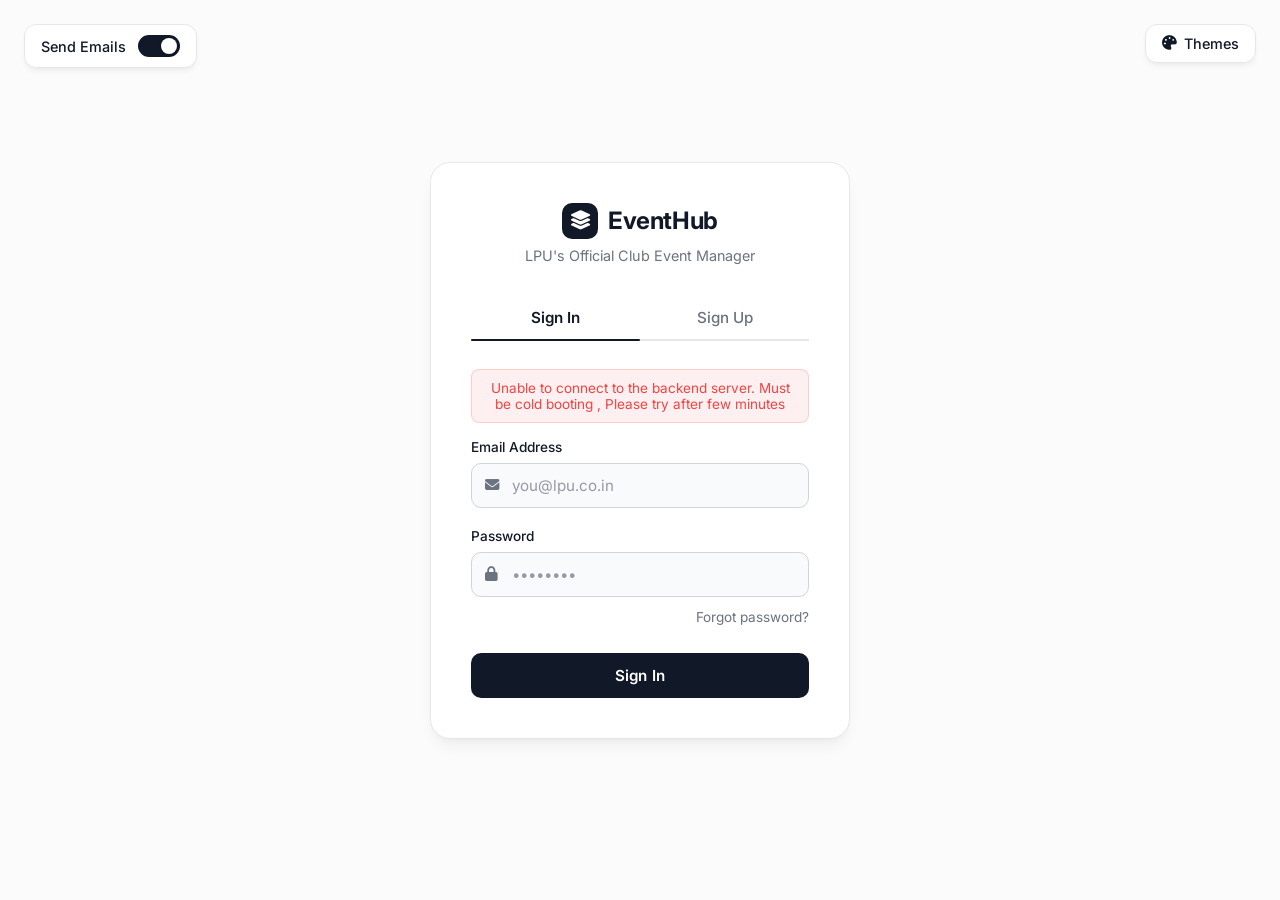
<file: frontend/index.html>
<!-- add Themes  -->

<!DOCTYPE html>
<html lang="en" data-theme="light">
<head>
    <meta charset="UTF-8">
    <meta name="viewport" content="width=device-width, initial-scale=1.0">
    <title>EventHub - Portal</title>
    <link rel="stylesheet" href="https://cdnjs.cloudflare.com/ajax/libs/font-awesome/6.4.0/css/all.min.css">
    <link rel="preconnect" href="https://fonts.googleapis.com">
    <link rel="preconnect" href="https://fonts.gstatic.com" crossorigin>
    <link href="https://fonts.googleapis.com/css2?family=Inter:wght@400;500;600;700&display=swap" rel="stylesheet">
    <link href="index.css" rel="stylesheet">
</head>
<body>
    <!-- EMAIL TOGGLE -->
    <div class="email-toggle-container">
        <span class="toggle-label">Send Emails</span>
        <label class="switch">
            <input type="checkbox" id="emailToggleBtn">
            <span class="slider round"></span>
        </label>
    </div>
    <!-- THEME SELECTOR HTML -->
    <button class="theme-selector" id="themeSelectorBtn">
        <i class="fas fa-palette"></i> Themes
    </button>
    <div class="theme-options" id="themeOptions">
        <button class="theme-option active" data-theme="light">Minimalist Light</button>
        <button class="theme-option" data-theme="dark" style="filter: invert(100%);">Deep Slate Dark</button>
        <button class="theme-option" data-theme="ocean">Ocean Blue</button>
        <button class="theme-option" data-theme="forest">Forest Green</button>
        <button class="theme-option" data-theme="sunset">Sunset Orange</button>
    </div>

    <div class="auth-container">
        <!-- Header -->
        <div class="auth-header">
            <div class="logo">
                <i class="fas fa-layer-group"></i>
                <span>EventHub</span>
            </div>
            <p class="subtitle">LPU's Official Club Event Manager</p>
        </div>

        <!-- Tabs -->
        <div class="tabs-container">
            <div class="tabs">
                <button class="tab-btn active" data-tab="login" onclick="switchTab('login')">Sign In</button>
                <button class="tab-btn" data-tab="signup" onclick="switchTab('signup')">Sign Up</button>
                <span class="indicator"></span>
            </div>
        </div>

        <!-- Login Form -->
        <form id="login-form" class="form-view active" onsubmit="handleLogin(event)">
            <!-- Specific Error Container for Login -->
            <div id="login-error-message" class="error-msg"></div>
            
            <div class="input-group">
                <label for="login-email">Email Address</label>
                <div class="input-wrapper">
                    <i class="fas fa-envelope input-icon"></i>
                    <input type="email" id="login-email" placeholder="you@lpu.co.in" required>
                </div>
            </div>
            <div class="input-group">
                <label for="login-password">Password</label>
                <div class="input-wrapper">
                    <i class="fas fa-lock input-icon"></i>
                    <input type="password" id="login-password" placeholder="••••••••" required>
                </div>
            </div>
            <a href="#" class="alt-action forgot-pass">Forgot password?</a>
            <button type="submit" class="submit-btn">Sign In</button>
        </form>

        <!-- Signup Form -->
        <form id="signup-form" class="form-view" onsubmit="handleSignup(event)">
            <!-- Specific Error Container for Signup -->
            <div id="signup-error-message" class="error-msg"></div>

            <div class="input-group">
                <label for="signup-role">Account Role</label>
                <div class="input-wrapper">
                    <i class="fas fa-user-tag input-icon"></i>
                    <select id="signup-role" required>
                        <option value="" disabled selected>Select your role</option>
                        <option value="student">Student</option>
                        <option value="admin">Club Admin</option>
                        <option value="coordinator">Student Affairs Coordinator</option>
                    </select>
                </div>
            </div>
            <div class="input-group">
                <label for="signup-name">Full Name</label>
                <div class="input-wrapper">
                    <i class="fas fa-user input-icon"></i>
                    <input type="text" id="signup-name" placeholder="Alex Student" required>
                </div>
            </div>
            <div class="input-group">
                <label for="signup-email">Email Address</label>
                <div class="input-wrapper">
                    <i class="fas fa-envelope input-icon"></i>
                    <input type="email" id="signup-email" placeholder="you@lpu.co.in" required>
                </div>
            </div>
            <div class="input-group">
                <label for="signup-password">Create Password</label>
                <div class="input-wrapper">
                    <i class="fas fa-lock input-icon"></i>
                    <input type="password" id="signup-password" placeholder="Min 6 characters" required>
                </div>
            </div>
            <button type="submit" class="submit-btn">Create Account</button>
        </form>
    </div>

    <!-- Forgot Password Overlay -->
    <div id="forgot-overlay" class="otp-overlay hidden">
        <div class="otp-modal">
            <h2 id="forgot-title">Reset Password</h2>
            <p class="subtitle" id="forgot-subtitle">Enter your email to receive a reset code.</p>
            
            <div id="forgot-error-message" class="error-msg"></div>
            
            <!-- Step 1: Email -->
            <div id="forgot-step1">
                <div class="input-group" style="text-align: left;">
                    <label for="forgot-email">Email Address</label>
                    <div class="input-wrapper">
                        <i class="fas fa-envelope input-icon"></i>
                        <input type="email" id="forgot-email" placeholder="you@lpu.co.in" required>
                    </div>
                </div>
                <button type="button" class="submit-btn" onclick="sendForgotOtp()">Send OTP</button>
            </div>

            <!-- Step 2: OTP & New Password -->
            <div id="forgot-step2" style="display: none;">
                <div class="input-group" style="text-align: left;">
                    <label for="forgot-otp">Enter OTP</label>
                    <div class="input-wrapper">
                        <i class="fas fa-key input-icon"></i>
                        <input type="text" id="forgot-otp" placeholder="123456" maxlength="6" required>
                    </div>
                </div>
                <div class="input-group" style="text-align: left;">
                    <label for="forgot-new-password">New Password</label>
                    <div class="input-wrapper">
                        <i class="fas fa-lock input-icon"></i>
                        <input type="password" id="forgot-new-password" placeholder="Min 6 characters" required>
                    </div>
                </div>
                <button type="button" class="submit-btn" onclick="resetPassword()">Reset Password</button>
            </div>

            <button type="button" class="alt-action" style="text-align: center; margin-top: 16px; display: block; cursor: pointer; background: none; border: none; font-family: inherit;" onclick="closeForgotOverlay()">Cancel</button>
        </div>
    </div>

    <!-- OTP Verification Overlay -->
    <div id="otp-overlay" class="otp-overlay hidden">
        <div class="otp-modal">
            <h2>Verify Your Email</h2>
            <p class="subtitle">We've sent a 6-digit OTP to your email address.</p>
            
            <!-- Specific Error Container for OTP -->
            <div id="otp-error-message" class="error-msg"></div>
            
            <div class="input-group" style="text-align: left;">
                <label for="otp-input">Enter OTP</label>
                <div class="input-wrapper">
                    <i class="fas fa-key input-icon"></i>
                    <input type="text" id="otp-input" placeholder="123456" maxlength="6" required>
                </div>
            </div>
            <button type="button" class="submit-btn" onclick="verifyOtp()">Verify & Activate</button>
            <button type="button" class="alt-action" style="text-align: center; margin-top: 16px; display: block; cursor: pointer; background: none; border: none; font-family: inherit;" onclick="closeOtpOverlay()">Cancel</button>
        </div>
    </div>


    <script src="config.js"></script>
    <script src="index.js"></script>
</body>
</html>
</file>
<file: frontend/index.css>
/* =========================================
   SETUP AND VARIABLES
   ========================================= */
:root {
    /* Light Theme (Minimalist Monochrome) */
    --bg-color: #fbfbfb;
    --card-bg: #ffffff;
    --text-main: #111827;
    --text-muted: #6b7280;
    --border-color: #e5e7eb;
    --input-bg: #f9fafb;
    --input-border: #d1d5db;
    --primary-color: #111827;
    --primary-hover: #374151;
    --btn-text: #ffffff;
    --shadow-sm: 0 1px 2px 0 rgba(0, 0, 0, 0.05);
    --shadow-md: 0 4px 6px -1px rgba(0, 0, 0, 0.05), 0 2px 4px -1px rgba(0, 0, 0, 0.03);
    --shadow-lg: 0 10px 15px -3px rgba(0, 0, 0, 0.05), 0 4px 6px -2px rgba(0, 0, 0, 0.025);
    --error-color: #ef4444;
    --focus-ring: rgba(17, 24, 39, 0.1);
}

/* =========================================
ADDITIONAL THEMES
========================================= */


[data-theme="ocean"] {
    --bg-color: #f0f9ff; --card-bg: #ffffff; --text-main: #0c4a6e; --text-muted: #0284c7;

    --border-color: #bae6fd; --input-bg: #e0f2fe; --input-border: #7dd3fc;
    --primary-color: #0284c7; --primary-hover: #0369a1; --btn-text: #ffffff;
    --shadow-sm: 0 1px 2px 0 rgba(2, 132, 199, 0.05);
    --shadow-md: 0 4px 6px -1px rgba(2, 132, 199, 0.1), 0 2px 4px -1px rgba(2, 132, 199, 0.06);
    --shadow-lg: 0 10px 15px -3px rgba(2, 132, 199, 0.1), 0 4px 6px -2px rgba(2, 132, 199, 0.05);
    --error-color: #ef4444; --focus-ring: rgba(2, 132, 199, 0.2);
}

[data-theme="forest"] {
    --bg-color: #f0fdf4; --card-bg: #ffffff; --text-main: #14532d; --text-muted: #16a34a;
    --border-color: #bbf7d0; --input-bg: #dcfce7; --input-border: #86efac;
    --primary-color: #16a34a; --primary-hover: #15803d; --btn-text: #ffffff;
    --shadow-sm: 0 1px 2px 0 rgba(22, 163, 74, 0.05);
    --shadow-md: 0 4px 6px -1px rgba(22, 163, 74, 0.1), 0 2px 4px -1px rgba(22, 163, 74, 0.06);
    --shadow-lg: 0 10px 15px -3px rgba(22, 163, 74, 0.1), 0 4px 6px -2px rgba(22, 163, 74, 0.05);
    --error-color: #ef4444; --focus-ring: rgba(22, 163, 74, 0.2);
}

[data-theme="sunset"] {
    --bg-color: #fff7ed; --card-bg: #ffffff; --text-main: #7c2d12; --text-muted: #ea580c;
    --border-color: #fed7aa; --input-bg: #ffedd5; --input-border: #fdba74;
    --primary-color: #ea580c; --primary-hover: #c2410c; --btn-text: #ffffff;
    --shadow-sm: 0 1px 2px 0 rgba(234, 88, 12, 0.05);
    --shadow-md: 0 4px 6px -1px rgba(234, 88, 12, 0.1), 0 2px 4px -1px rgba(234, 88, 12, 0.06);
    --shadow-lg: 0 10px 15px -3px rgba(234, 88, 12, 0.1), 0 4px 6px -2px rgba(234, 88, 12, 0.05);
    --error-color: #ef4444; --focus-ring: rgba(234, 88, 12, 0.2);
}

[data-theme="dark"] {
    /* Dark Theme (Deep Slate) */
    --bg-color: #0f172a; 
    --card-bg: #1e293b; 
    --text-main: #f8fafc;
    --text-muted: #94a3b8;
    --border-color: #334155;
    --input-bg: #0f172a;
    --input-border: #475569;
    --primary-color: #f8fafc;
    --primary-hover: #cbd5e1;
    --btn-text: #0f172a;
    --shadow-sm: 0 1px 2px 0 rgba(0, 0, 0, 0.2);
    --shadow-md: 0 4px 6px -1px rgba(0, 0, 0, 0.3), 0 2px 4px -1px rgba(0, 0, 0, 0.2);
    --shadow-lg: 0 10px 15px -3px rgba(0, 0, 0, 0.3), 0 4px 6px -2px rgba(0, 0, 0, 0.15);
    --error-color: #f87171;
    --focus-ring: rgba(248, 250, 252, 0.15);
}

/* =========================================
   BASE & RESET
   ========================================= */
* { box-sizing: border-box; margin: 0; padding: 0; }

body {
    font-family: 'Inter', -apple-system, BlinkMacSystemFont, "Segoe UI", Roboto, Helvetica, Arial, sans-serif;
    background-color: var(--bg-color);
    color: var(--text-main);
    display: flex;
    justify-content: center;
    align-items: center;
    min-height: 100vh;
    transition: background-color 0.4s ease, color 0.4s ease;
    padding: 20px;
    position: relative;
}

/* --- FLOATING EMAIL TOGGLE (Matches Theme Selector exactly) --- */
.email-toggle-container {
    position: fixed;
    top: 24px;
    left: 24px;
    background: var(--card-bg);
    border: 1px solid var(--border-color);
    color: var(--text-main);
    padding: 10px 16px;
    border-radius: 12px;
    display: flex;
    align-items: center;
    gap: 12px;
    cursor: pointer;
    box-shadow: var(--shadow-md);
    transition: all 0.3s cubic-bezier(0.4, 0, 0.2, 1);
    z-index: 100;
    font-size: 0.9rem;
    font-family: inherit;
    font-weight: 500;
}
.email-toggle-container:hover {
    transform: translateY(-2px);
    box-shadow: var(--shadow-lg);
    border-color: var(--text-muted);
}

.toggle-label { 
    font-size: 0.9rem; 
    font-weight: 500; 
    user-select: none; 
    color: var(--text-main);
}

/* Switch styling updated to use your theme variables */
.switch { position: relative; display: inline-block; width: 42px; height: 22px; }
.switch input { opacity: 0; width: 0; height: 0; }
.slider { 
    position: absolute; cursor: pointer; top: 0; left: 0; right: 0; bottom: 0; 
    background-color: var(--input-border); 
    transition: .4s; border-radius: 22px; 
}
.slider:before { 
    position: absolute; content: ""; height: 16px; width: 16px; left: 3px; bottom: 3px; 
    background-color: var(--card-bg); 
    transition: .4s; border-radius: 50%; 
    box-shadow: 0 1px 3px rgba(0,0,0,0.2); 
}
input:checked + .slider { background-color: var(--primary-color); }
input:checked + .slider:before { transform: translateX(20px); }





/* =========================================
THEME SELECTOR (Replaces .theme-toggle)
========================================= */
.theme-selector {
    position: fixed;
    top: 24px;
    right: 24px;
    background: var(--card-bg);
    border: 1px solid var(--border-color);
    color: var(--text-main);
    padding: 10px 16px;
    border-radius: 12px;
    display: flex;
    align-items: center;
    gap: 8px;
    cursor: pointer;
    box-shadow: var(--shadow-md);
    transition: all 0.3s cubic-bezier(0.4, 0, 0.2, 1);
    z-index: 100;
    font-size: 0.9rem;
    font-family: inherit;
    font-weight: 500;
}
.theme-selector:hover {
    transform: translateY(-2px);
    box-shadow: var(--shadow-lg);
    border-color: var(--text-muted);
}
.theme-options {
    position: fixed;
    top: 80px;
    right: 24px;
    background: var(--card-bg);
    border: 1px solid var(--border-color);
    border-radius: 12px;
    box-shadow: var(--shadow-lg);
    padding: 8px;
    display: none;
    flex-direction: column;
    gap: 4px;
    z-index: 101;
    min-width: 180px;
}
.theme-options.active {
    display: flex;
    animation: fadeSlideUp 0.3s ease forwards;
}
.theme-option {
    padding: 10px 14px;
    border: none;
    background: none;
    color: var(--text-main);
    text-align: left;
    border-radius: 8px;
    cursor: pointer;
    font-family: inherit;
    font-size: 0.9rem;
    transition: background 0.2s;
}
.theme-option:hover { background: var(--input-bg); }
.theme-option.active {
    background: var(--primary-color);
    color: var(--btn-text);
}

/* =========================================
   MAIN CONTAINER
   ========================================= */
.auth-container {
    background-color: var(--card-bg);
    width: 100%;
    max-width: 420px;
    padding: 40px;
    border-radius: 20px;
    border: 1px solid var(--border-color);
    box-shadow: var(--shadow-lg);
    position: relative;
    transition: background-color 0.4s ease, border-color 0.4s ease, box-shadow 0.4s ease;
}

.auth-header { text-align: center; margin-bottom: 32px; }

.logo {
    display: flex;
    align-items: center;
    justify-content: center;
    gap: 10px;
    font-size: 1.5rem;
    font-weight: 700;
    color: var(--text-main);
    margin-bottom: 8px;
    letter-spacing: -0.02em;
}

.logo i {
    font-size: 1.2rem;
    background: var(--primary-color);
    color: var(--btn-text);
    width: 36px;
    height: 36px;
    border-radius: 10px;
    display: flex;
    align-items: center;
    justify-content: center;
    transition: all 0.4s ease;
}

.subtitle {
    color: var(--text-muted);
    font-size: 0.9rem;
    font-weight: 400;
    text-align: center;
    margin-bottom: 24px;
}

/* =========================================
   TABS & INDICATOR
   ========================================= */
.tabs-container { margin-bottom: 0; } 

.tabs {
    display: flex;
    position: relative;
    border-bottom: 2px solid var(--border-color);
    margin-bottom: 28px;
}

/* Support both .tab-btn (index) and .tab (dashboard) */
.tab-btn, .tab {
    flex: 1;
    background: none;
    border: none;
    padding: 12px 0;
    font-size: 0.95rem;
    font-weight: 500;
    color: var(--text-muted);
    cursor: pointer;
    transition: color 0.3s ease;
    position: relative;
    z-index: 1;
    font-family: inherit;
    text-align: center;
}

.tab-btn:hover, .tab:hover { color: var(--text-main); }
.tab-btn.active, .tab.active { color: var(--text-main); font-weight: 600; }

.indicator {
    position: absolute;
    bottom: -2px;
    height: 2px;
    background-color: var(--text-main);
    transition: all 0.4s cubic-bezier(0.4, 0, 0.2, 1);
    border-radius: 4px;
}

/* =========================================
   FORMS & ANIMATIONS
   ========================================= */
/* Hide forms by default */
.form-view, form#login-form, form#signup-form {
    display: none;
}

/* Show active forms with smooth animation */
.form-view.active, form#login-form.active, form#signup-form.active {
    display: block;
    animation: fadeSlideUp 0.4s cubic-bezier(0.4, 0, 0.2, 1) forwards;
}

/* Fallback for dashboard's .hidden class */
.hidden { display: none !important; }

@keyframes fadeSlideUp {
    from { opacity: 0; transform: translateY(12px); }
    to { opacity: 1; transform: translateY(0); }
}

/* Support both .input-group (index) and .form-group (dashboard) */
.input-group, .form-group { margin-bottom: 20px; }

.input-group label, .form-group label {
    display: block;
    font-size: 0.85rem;
    font-weight: 500;
    margin-bottom: 8px;
    color: var(--text-main);
    transition: color 0.3s ease;
}

.input-wrapper {
    position: relative;
    display: flex;
    align-items: center;
}

.input-icon {
    position: absolute;
    left: 14px;
    color: var(--text-muted);
    font-size: 0.9rem;
    pointer-events: none;
    transition: color 0.3s ease;
}

.input-group input, .input-group select,
.form-group input, .form-group select {
    width: 100%;
    padding: 12px 14px;
    border: 1.5px solid var(--input-border);
    border-radius: 10px;
    font-size: 0.95rem;
    font-family: inherit;
    box-sizing: border-box;
    background-color: var(--input-bg);
    color: var(--text-main);
    transition: all 0.3s cubic-bezier(0.4, 0, 0.2, 1);
    appearance: none;
    -webkit-appearance: none;
}

/* Add left padding if inside an input-wrapper (index.html style) */
.input-wrapper input, .input-wrapper select {
    padding-left: 40px;
}

/* Custom Dropdown Arrow */
.input-group select, .form-group select {
    background-image: url("data:image/svg+xml;charset=UTF-8,%3csvg xmlns='http://www.w3.org/2000/svg' viewBox='0 0 24 24' fill='none' stroke='%236b7280' stroke-width='2' stroke-linecap='round' stroke-linejoin='round'%3e%3cpolyline points='6 9 12 15 18 9'%3e%3c/polyline%3e%3c/svg%3e");
    background-repeat: no-repeat;
    background-position: right 14px center;
    background-size: 16px;
    padding-right: 40px;
}

.input-group input::placeholder, .form-group input::placeholder {
    color: var(--text-muted);
    opacity: 0.7;
}

.input-group input:focus, .input-group select:focus,
.form-group input:focus, .form-group select:focus {
    outline: none;
    border-color: var(--text-main);
    background-color: var(--card-bg);
    box-shadow: 0 0 0 4px var(--focus-ring);
}

.input-wrapper:focus-within .input-icon {
    color: var(--text-main);
}

/* =========================================
   ERROR MESSAGES
   ========================================= */
.error-msg {
    color: var(--error-color);
    font-size: 0.85rem;
    margin-bottom: 16px;
    padding: 10px;
    background: rgba(239, 68, 68, 0.08);
    border-radius: 8px;
    text-align: center;
    display: none; /* Hidden by default */
    border: 1px solid rgba(239, 68, 68, 0.2);
}

/* Show error when JS populates it */
.error-msg:not(:empty) {
    display: block;
    animation: shake 0.4s ease;
}

@keyframes shake {
    0%, 100% { transform: translateX(0); }
    20%, 60% { transform: translateX(-5px); }
    40%, 80% { transform: translateX(5px); }
}

/* =========================================
   BUTTONS & LINKS
   ========================================= */
/* Support both .submit-btn (index) and .btn (dashboard) */
.submit-btn, .btn {
    width: 100%;
    padding: 13px;
    background-color: var(--primary-color);
    color: var(--btn-text);
    border: none;
    border-radius: 10px;
    font-size: 0.95rem;
    font-weight: 600;
    font-family: inherit;
    cursor: pointer;
    transition: all 0.3s cubic-bezier(0.4, 0, 0.2, 1);
    margin-top: 8px;
    position: relative;
    overflow: hidden;
    letter-spacing: 0.01em;
}

/* Button Ripple Effect */
.submit-btn::after, .btn::after {
    content: '';
    position: absolute;
    top: 50%;
    left: 50%;
    width: 0;
    height: 0;
    background: rgba(255, 255, 255, 0.15);
    border-radius: 50%;
    transform: translate(-50%, -50%);
    transition: width 0.6s ease, height 0.6s ease;
}

.submit-btn:active::after, .btn:active::after {
    width: 300px;
    height: 300px;
}

.submit-btn:hover, .btn:hover {
    background-color: var(--primary-hover);
    transform: translateY(-1px);
    box-shadow: 0 4px 12px rgba(0, 0, 0, 0.08);
}

.submit-btn:active, .btn:active { transform: translateY(0); }

.alt-action {
    display: block;
    text-align: right;
    margin-top: -8px;
    margin-bottom: 20px;
    font-size: 0.85rem;
    color: var(--text-muted);
    text-decoration: none;
    transition: color 0.3s ease;
}

.alt-action:hover {
    color: var(--text-main);
    text-decoration: underline;
}


/* =========================================
   OTP OVERLAY & MODAL
   ========================================= */
.otp-overlay {
    position: fixed;
    top: 0;
    left: 0;
    width: 100%;
    height: 100%;
    background: rgba(0, 0, 0, 0.6);
    backdrop-filter: blur(5px);
    display: flex;
    justify-content: center;
    align-items: center;
    z-index: 1000;
    animation: fadeIn 0.3s ease forwards;
}

.otp-overlay.hidden {
    display: none !important;
}

.otp-modal {
    background-color: var(--card-bg);
    width: 100%;
    max-width: 400px;
    padding: 32px;
    border-radius: 20px;
    border: 1px solid var(--border-color);
    box-shadow: var(--shadow-lg);
    text-align: center;
    animation: fadeSlideUp 0.4s cubic-bezier(0.4, 0, 0.2, 1) forwards;
}

.otp-modal h2 {
    margin-bottom: 8px;
    color: var(--text-main);
    font-size: 1.25rem;
}

.otp-modal .subtitle {
    margin-bottom: 24px;
}

@keyframes fadeIn {
    from { opacity: 0; }
    to { opacity: 1; }
}


/* =========================================
RESPONSIVE MEDIA QUERIES
========================================= */
@media (max-width: 480px) {
    .auth-container { padding: 28px 24px; border-radius: 16px; }
    .theme-selector { top: 16px; right: 16px; padding: 8px 12px; font-size: 0.85rem; }
    .theme-options { top: 64px; right: 16px; }
    .logo { font-size: 1.3rem; gap: 8px; }
    .logo i { width: 32px; height: 32px; border-radius: 8px; font-size: 1rem; }
    .subtitle { font-size: 0.85rem; margin-bottom: 20px; }
    .tabs { margin-bottom: 24px; }
    .tab-btn, .tab { font-size: 0.9rem; padding: 10px 0; }
    .submit-btn, .btn { padding: 12px; font-size: 0.9rem; }


    /* Responsive Email Toggle (Matches Theme Button sizing) */
    .email-toggle-container { top: 16px; left: 16px; padding: 8px 12px; font-size: 0.85rem; gap: 8px; }
    .toggle-label { font-size: 0.85rem; }
    .switch { width: 36px; height: 20px; }
    .slider:before { height: 14px; width: 14px; }
    input:checked + .slider:before { transform: translateX(16px); }
}
</file>
